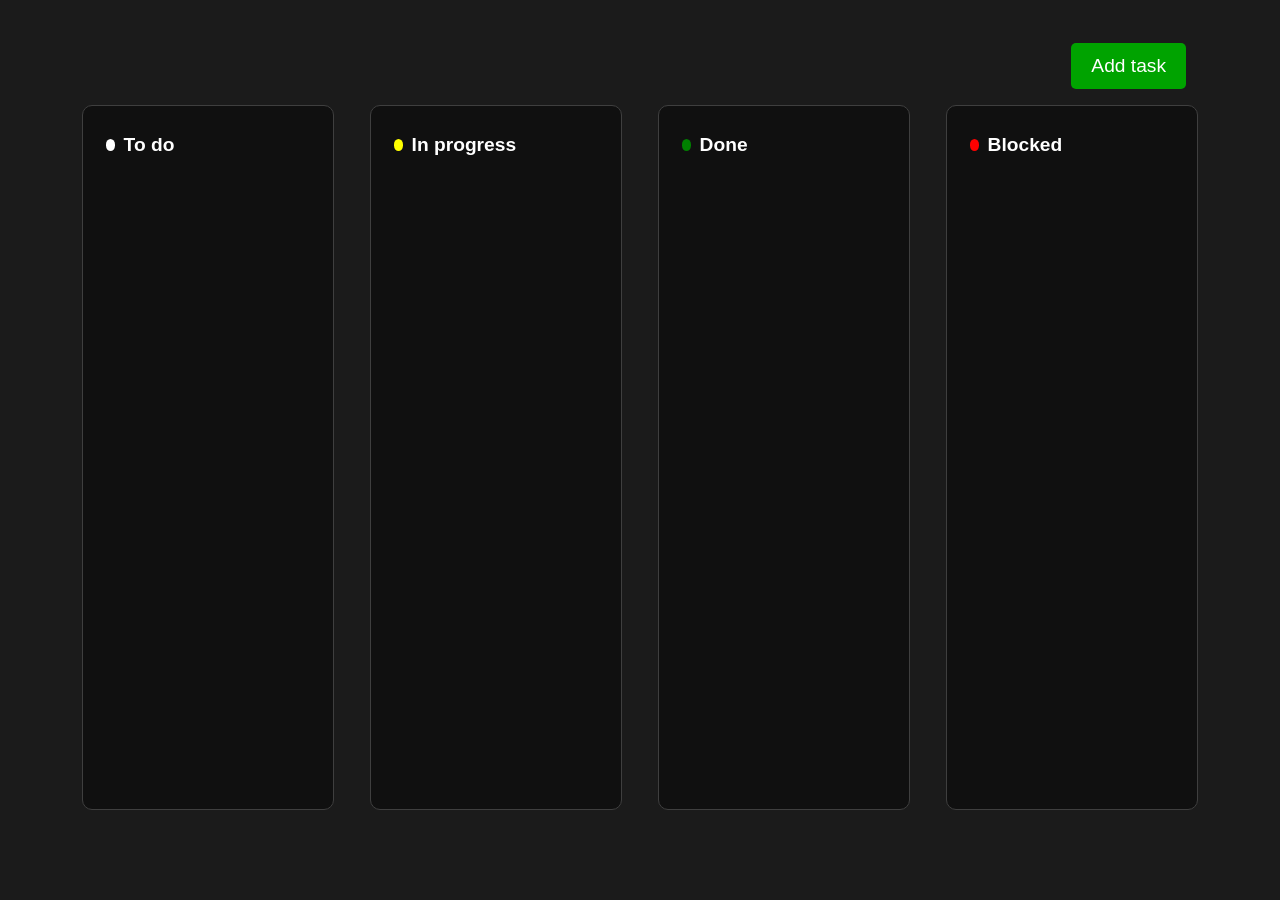
<file: index.html>
<!DOCTYPE html>
<html lang="en">
  <head>
    <meta charset="UTF-8" />
    <meta name="viewport" content="width=device-width, initial-scale=1.0" />
    <title>Todos</title>
    <link rel="stylesheet" href="style.css" />
  </head>

  <body class="body">
    <div class="c">
      <div class="button-container">
        <button onclick="addTodo()" class="button">Add task</button>
      </div>

      <div id="todo" class="todos">
        <div class="t">
          <div class="circle-white"></div>
          <h1 class="title">To do</h1>
        </div>
        <div id="todo-tasks" class="tasks"></div>
      </div>

      <div id="in-progress" class="todos">
        <div class="t">
          <div class="circle-yellow"></div>
          <h1 class="title">In progress</h1>
        </div>
        <div id="in-progress-tasks" class="tasks"></div>
      </div>

      <div id="done" class="todos">
        <div class="t">
          <div class="circle-green"></div>
          <h1 class="title">Done</h1>
        </div>
        <div id="done-tasks" class="tasks"></div>
      </div>

      <div id="blocked" class="todos">
        <div class="t">
          <div class="circle-red"></div>
          <h1 class="title">Blocked</h1>
        </div>
        <div id="blocked-tasks" class="tasks"></div>
      </div>
    </div>
    <div></div>
<div id="modal" class="modal-open">
  <div class="modal-content">
    <h1 class="title2">Enter task</h1>
    
    <button onclick="closeModal()" class="close-btn">X</button>
    
    <div class="modal-top">
      <input type="text" id="task-name" placeholder="Task name..." />
      <select id="task-status" value="todo">
        <option value="">Select status</option>
        <option value="todo">Todo</option>
        <option value="in-progress">In progress</option>
        <option value="done">Done</option>
        <option value="blocked">Blocked</option>
      </select>
      <button id="edit-button" onclick="edit()">Save changes</button>
      <button onclick="saveTodo()" class="submit">Submit</button>
    </div>
  </div>
</div>


    <script src="todo.js"></script>
  </body>
</html>
</file>
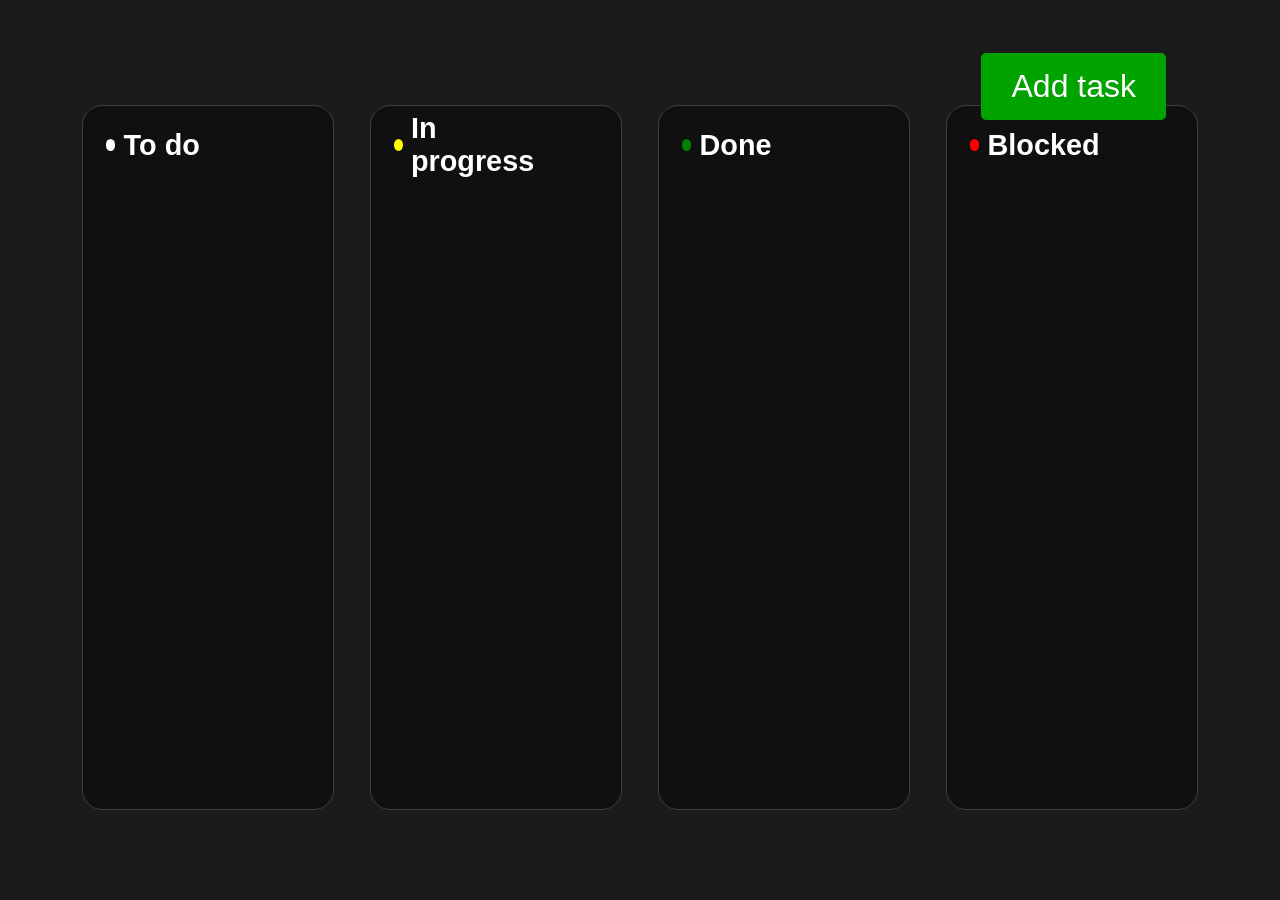
<file: home/index2.html>
<!DOCTYPE html>
<html lang="en">
  <head>
    <meta charset="UTF-8" />
    <meta name="viewport" content="width=device-width, initial-scale=1.0" />
    <title>Todos</title>
    <link rel="stylesheet" href="style.css" />
    <link rel="stylesheet" href="https://fonts.googleapis.com/css2?family=Material+Symbols+Outlined:opsz,wght,FILL,GRAD@24,400,0,0"/>
  </head>

  <body class="body">
    <div class="c">
      <div class="button-container">
        <button onclick="addTodo()" class="button">Add task</button>
      </div>

      <div id="todo" class="todos">
        <div class="t">
          <div class="circle-white"></div>
          <h1 class="title">To do</h1>
        </div>
        <div id="todo-tasks" class="tasks"></div>
      </div>

      <div id="in-progress" class="todos">
        <div class="t">
          <div class="circle-yellow"></div>
          <h1 class="title">In progress</h1>
        </div>
        <div id="in-progress-tasks" class="tasks"></div>
      </div>

      <div id="done" class="todos">
        <div class="t">
          <div class="circle-green"></div>
          <h1 class="title">Done</h1>
        </div>
        <div id="done-tasks" class="tasks"></div>
      </div>

      <div id="blocked" class="todos">
        <div class="t">
          <div class="circle-red"></div>
          <h1 class="title">Blocked</h1>
        </div>
        <div id="blocked-tasks" class="tasks"></div>
      </div>
    </div>
    <div></div>
    <div id="modal" class="modal-open">
      <div class="modal-content">
        <img id="close-modal" class="close-btn" src="close_24dp_E8EAED_FILL0_wght400_GRAD0_opsz24.png">
        <h1 class="title2">Enter task</h1>
        <div class="modal-top">
          <input type="text" id="task-name" placeholder="Task name..." />
          <select id="task-status" value="todo">
            <option value="">Select status</option>
            <option value="todo">Todo</option>
            <option value="in-progress">In progress</option>
            <option value="done">Done</option>
            <option value="blocked">Blocked</option>
          </select>
          <button id="edit-button" onclick="edit()">Save changes</button>
          <button onclick="saveTodo()" class="submit">Submit</button>
        </div>
      </div>
    </div>
    
    
    <script src="todo2.js"></script>
  </body>
</html>
</file>
<file: style.css>
.task{
  border: 1px solid gray;
  border-radius: 4px;
  margin-bottom: 3px;
} 
.body{
  background-color: #1b1b1b
}
*{
  font-family: "Inter", sans-serif;
}
.todo-item{
  display: flex;
  width:16vw;
  border-radius: 0.6vh;
  background: #1A1A1A;
  color:#D9D9D9;
  margin-bottom:1vh;
  align-items: center;
  justify-content: center;
}
.task-circle{
  width: 11px;
  height: 11px;
  border-radius:50px;
  background-color: transparent;
  border: solid 1px grey;
}
.todo-item2{
  width: 14vw;
  display: flex;
  justify-content: space-between;
  align-items: center;
}
.input{
  width: 6%;
  height: 36%;
}
.icon{
  height:24px;
  gap:2px;
}
.taskname{
  width: 210px;
  word-wrap: break-word;
  overflow-y: hidden;
  align-content: center;
}
.delete-btn{
  background:none;
  border:none;
  margin-left: -5px;
  cursor: pointer;
}
.edit-btn{
  background:none;
  border:none;
  cursor: pointer;
}
.title{
  font-size: 1.8rem;
}
.status-todo{
  background-color: green;
  border-radius: 6px;
  padding: 4px
} 
.todos{
  background-color: #101010;
  color: white;
  width: 16vw;
  height: 73vh;
  margin-left:auto;
  margin-right: auto;
  border-radius: 20px;
  padding: 2%;
  margin-top: 8%;
  border: 1px solid rgb(63, 63, 63);
  flex-direction: column
}
.t{
width: 80%;
height: 5%;
display: flex;
flex-direction: row;
align-items: center;
gap: 5%;
margin-bottom:3.5vh;
}
.circle-yellow{
  width: 6%;
  height: 36%;
  background-color: yellow;
  border-radius: 50%;
}
.circle-white{
  width: 6%;
  height: 36%;
  background-color: white;
  border-radius: 50%;
}
.circle-green{
  width: 6%;
  height: 36%;
  background-color: green;
  border-radius: 50%;
}
.circle-red{
  width: 6%;
  height: 36%;
  background-color: red;
  border-radius: 50%;
}
.c{
  display: flex;
  width: 90vw;
  justify-content: center;
  margin-top: 1%;
  margin-right: auto;
  margin-left: auto;
  position:relative
}
.button-container{
  position: absolute;
  top:40px;
  right:50px
}
#modal{
  position: fixed;
  top:0;
  bottom:0;
  left:0;
  right:0;
  background: #1A1A1AB2;
  z-index:3;
  color: white;
  display: none
}
.modal-open{
  display: block
}
.modal-content{
  background-color:#1E1E1E;
  margin:25vh auto;
  width: 16vw;
  height: 20vw;
  display: flex;
  flex-direction: column;
  border-radius: 0.9vw;
  padding-left: 2.6%;
  padding-right: 2.6%;
  padding-top:2%
}
.title2{
  font-size: 2rem;
}
.modal-top{
  display: flex;
  flex-direction: column;
  justify-content: center;
}
.modal-content > input{
  padding: 6px
}
#task-name{
  background-color:#1E1E1E;
  border:1px solid  rgb(166, 166, 166);
  margin-bottom: 2vh;
  height:2.5vw;
  border-radius: 0.2vw;
  font-size: 0.9vw;
  padding-left: 10px;
  color: white
}
#task-status{
  height:2.5vw;
  border-radius: 0.2vw;
  background: none;
  color: rgba(255, 255, 255, 0.312);
  border:1px solid  rgb(166, 166, 166);
  font-size: 0.9vw;
  padding: 10px
}
.submit{
  height:2.5vw;
  border-radius: 0.2vw;
  background-color: #00A300;
  color: white;
  border: none;
  margin-top: 11vh;
  font-size: 1.2rem;
  cursor: pointer;
}
#edit-button {
  display: none;
  margin-top:11vh;
  height:2.5vw;
  border-radius: 0.2vw;
  font-size: 1.2rem;
  background-color: #00A300;
  color: white;
  border: none
}
.close-btn {
  background: none;
  border: none;
  color: white;
  font-size: 1.5rem;
  position: absolute;
  top: 10px;
  right: 10px;
  cursor: pointer;
}
.button {
  background-color: #00A300;
  color: white;
  border: none;
  padding: 15px 30px;
  font-size: 2rem; 
  border-radius: 5px;
  cursor: pointer;
}

@media (max-width: 1280px) {
  .title {
    font-size: 1rem; 
  }
  .button {
    font-size: 1rem; 
  }
  .button-container{
    top: 20px;
    right: 30px
  }
}

@media (max-width: 1440px) {
  .title {
    font-size: 1.2rem; 
  }
  .button {
    font-size: 1.2rem; 
    padding:12px 20px
  }
  .button-container{
    top: 30px;
    right: 30px
  }
  .todos{
    border-radius: 10px
  }
  .submit{
    font-size: 0.9rem;
    height: 2.2vw;
    margin-top: 8vh;
    cursor: pointer;
  }
  #edit-button{
    font-size: 0.9rem;
    height: 2.2vw;
    margin-top: 8vh;
    cursor: pointer;
  }
  .title2{
    font-size: 1.3rem;
  }
  .modal-content{
    width: 17vw;
    height: 20vw;
    border-radius: 0.7vw;
    padding-left: 2%;
    padding-right: 2%;
    padding-top:1.5%;
  }
  .icons{
    display: flex;
  }
  .taskname{
    width: 120px;
    word-wrap: break-word;
    overflow-y: hidden;
    align-content: center;
    font-size: 0.9rem;
  }
}
</file>
<file: home/style.css>
.task{
  border: 1px solid gray;
  border-radius: 4px;
  margin-bottom: 3px;
} 
.body{
  background-color: #1b1b1b
}
*{
  font-family: "Inter", sans-serif;
}
.todo-item{
  display: flex;
  width:16vw;
  /* height:6vh; */
  border-radius: 0.6vh;
  background: #1A1A1A;
  color:#D9D9D9;
  margin-bottom:1vh;
  /* justify-content: space-between; */
  align-items: center;
  justify-content: center;
}
.task-circle{
  width: 11px;
  height: 11px;
  border-radius:50px;
  background-color: transparent;
  border: solid 1px grey;
}
.todo-item2{
  width: 14vw;
  /* height: 4vh; */
  display: flex;
  justify-content: space-between;
  align-items: center;
}
.input{
  width: 6%;
  height: 36%;
  cursor: pointer;
  /* margin-left: 10px */
}
.icon{
  height:24px;
  gap:2px;
}
.taskname{
  width: 210px;
  word-wrap: break-word;
  overflow-y: hidden;
  align-content: center;
}
#delete-btn{
  background:none;
  border:none;
  margin-left: -5px;
  cursor: pointer;
  color: rgb(171, 5, 5)
}
#edit-btn{
  background:none;
  border:none;
  cursor: pointer;
  margin-right:10px
}
.title{
  font-size: 1.8em;
}
.status-todo{
  background-color: green;
  border-radius: 6px;
  padding: 4px
} 
.todos{
  background-color: #101010;
  color: white;
  width: 16vw;
  height: 73vh;
  margin-left:auto;
  margin-right: auto;
  border-radius: 20px;
  padding: 2%;
  margin-top: 8%;
  border: 1px solid rgb(63, 63, 63);
  flex-direction: column
}
.t{
width: 80%;
height: 5%;
display: flex;
flex-direction: row;
align-items: center;
gap: 5%;
margin-bottom:3.5vh;
}
.circle-yellow{
  width: 6%;
  height: 36%;
  background-color: yellow;
  border-radius: 50%;
}
.circle-white{
  width: 6%;
  height: 36%;
  background-color: white;
  border-radius: 50%;
}
.circle-green{
  width: 6%;
  height: 36%;
  background-color: green;
  border-radius: 50%;
}
.circle-red{
  width: 6%;
  height: 36%;
  background-color: red;
  border-radius: 50%;
}
.c{
  display: flex;
  width: 90vw;
  justify-content: center;
  margin-top: 1%;
  margin-right: auto;
  margin-left: auto;
  position:relative
}
.button{
  background-color: #00A300;
  color: white;
  border:none;
  padding: 15px 30px 15px 30px;
  font-size: 1%;
  border-radius: 5px;
  cursor: pointer;
  font-size: 2rem
}
.button-container{
  position: absolute;
  top:40px;
  right:50px
}
#modal{
  position: fixed;
  top:0;
  bottom:0;
  left:0;
  right:0;
  background: #1A1A1AB2;
  z-index:3;
  color: white;
  display: none
}
.modal-open{
  display: block
}
.modal-content{
  background-color:#1E1E1E;
  margin:25vh auto;
  width: 16vw;
  height: 20vw;
  display: flex;
  flex-direction: column;
  border-radius: 0.9vw;
  padding-left: 2.6%;
  padding-right: 2.6%;
  padding-top:2%
}
.title2{
  font-size: 2rem;
}
.modal-top{
  display: flex;
  flex-direction: column;
  justify-content: center;
}
.modal-content > input{
  padding: 6px
}
#task-name{
  background-color:#1E1E1E;
  border:1px solid  rgb(166, 166, 166);
  margin-bottom: 2vh;
  height:2.5vw;
  border-radius: 0.2vw;
  font-size: 0.9vw;
  padding-left: 10px;
  color: white
}
#task-status{
  height:2.5vw;
  border-radius: 0.2vw;
  background: none;
  color: rgba(255, 255, 255, 0.312);
  border:1px solid  rgb(166, 166, 166);
  font-size: 0.9vw;
  padding: 10px
}
.submit{
  height:2.5vw;
  border-radius: 0.2vw;
  background-color: #00A300;
  color: white;
  border: none;
  margin-top: 11vh;
  font-size: 1.2rem
}
#edit-button {
  display: none;
  margin-top:11vh;
  height:2.5vw;
  border-radius: 0.2vw;
  font-size: 1.2rem;
  background-color: #00A300;
  color: white;
  border: none;
}
.close-btn {
  position: absolute;
  top: 10px;
  right: 10px;
  font-size: 2rem;
  color: white;
  cursor: pointer;
}

.close-btn:hover {
  color: red; 
}
</file>
